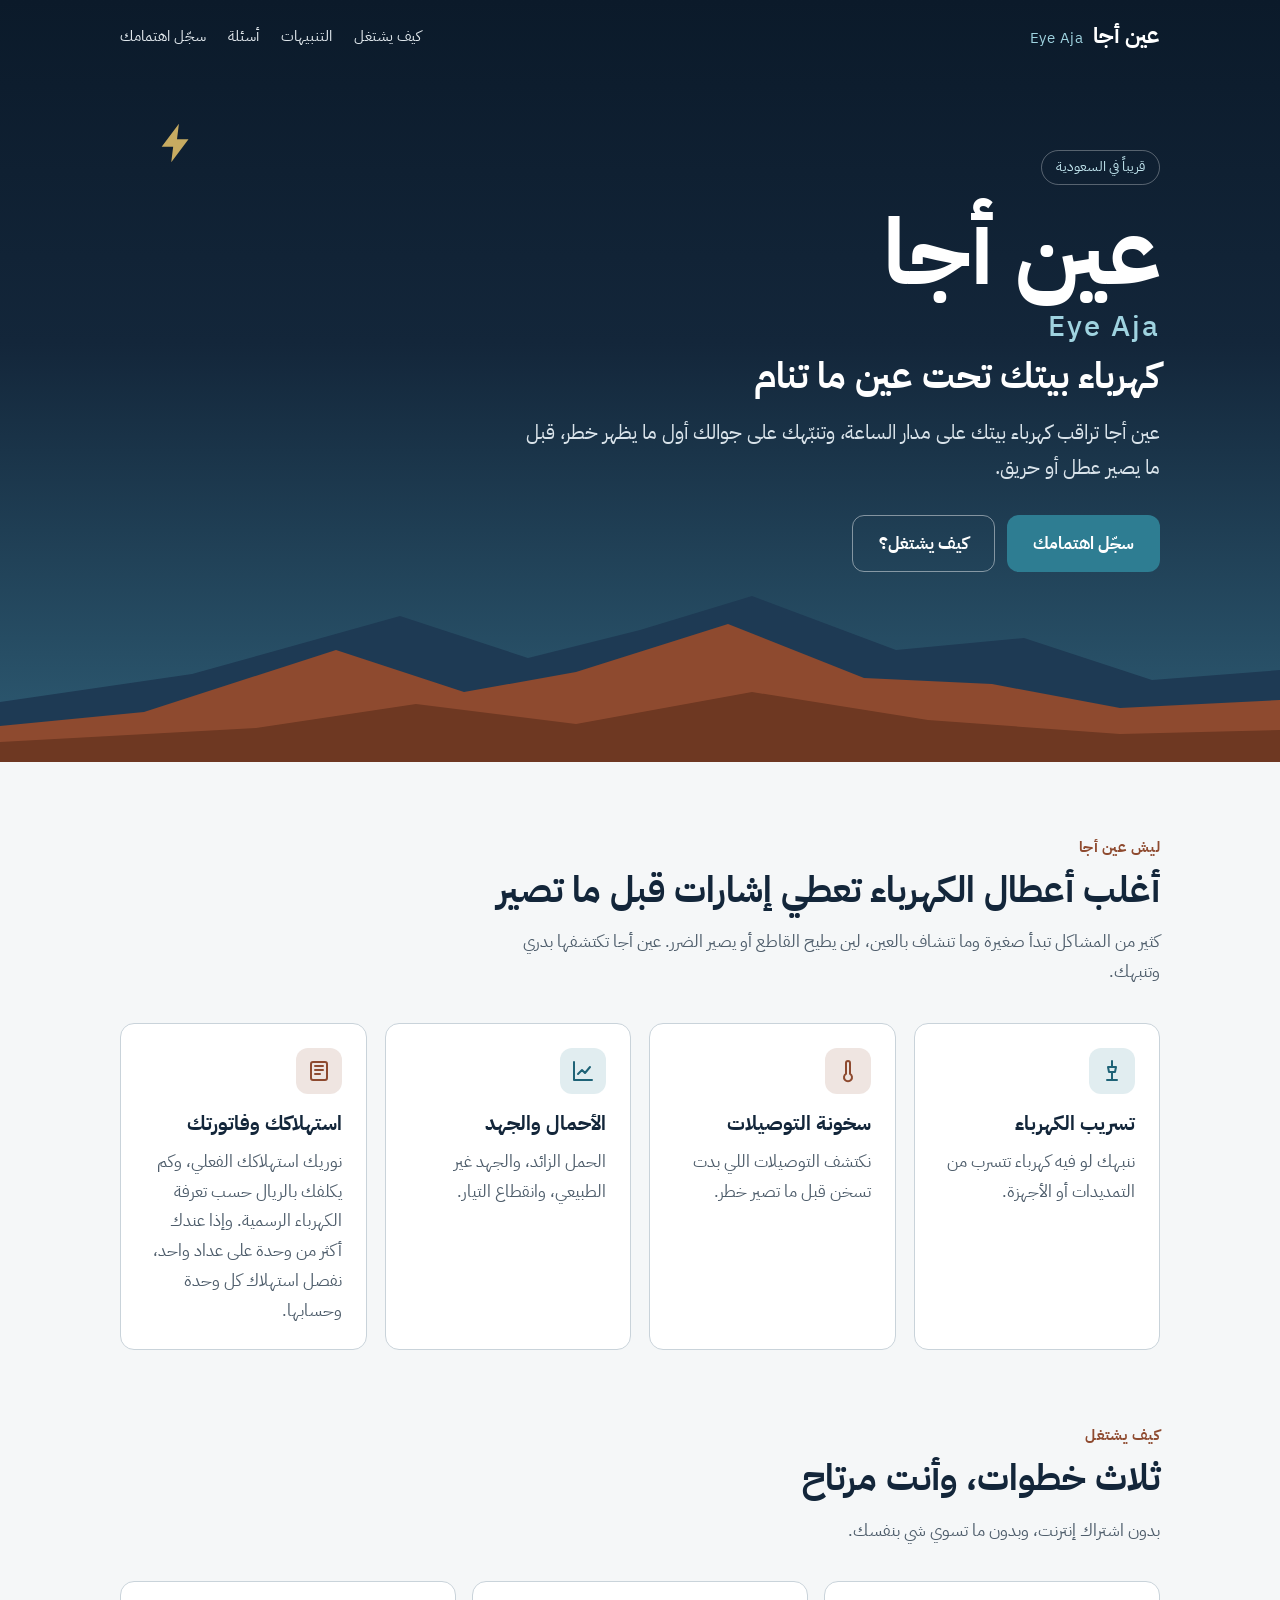
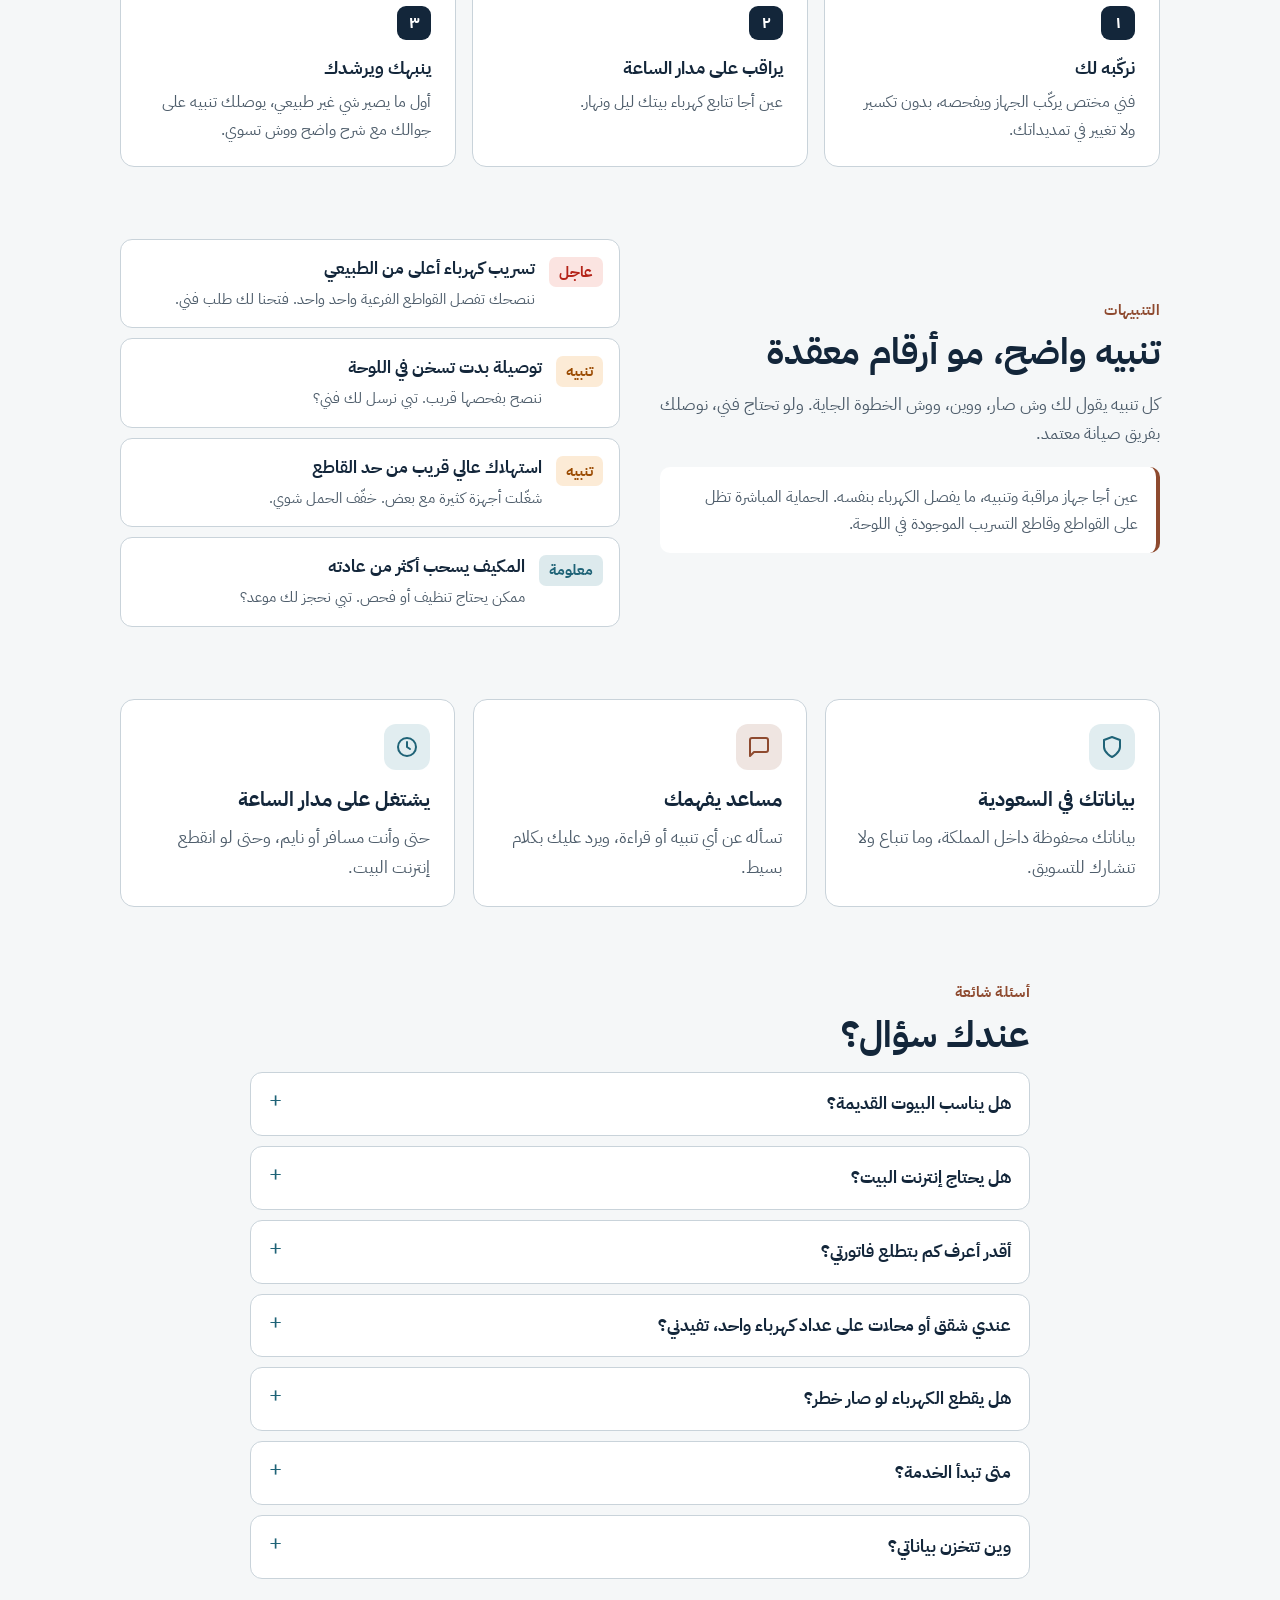
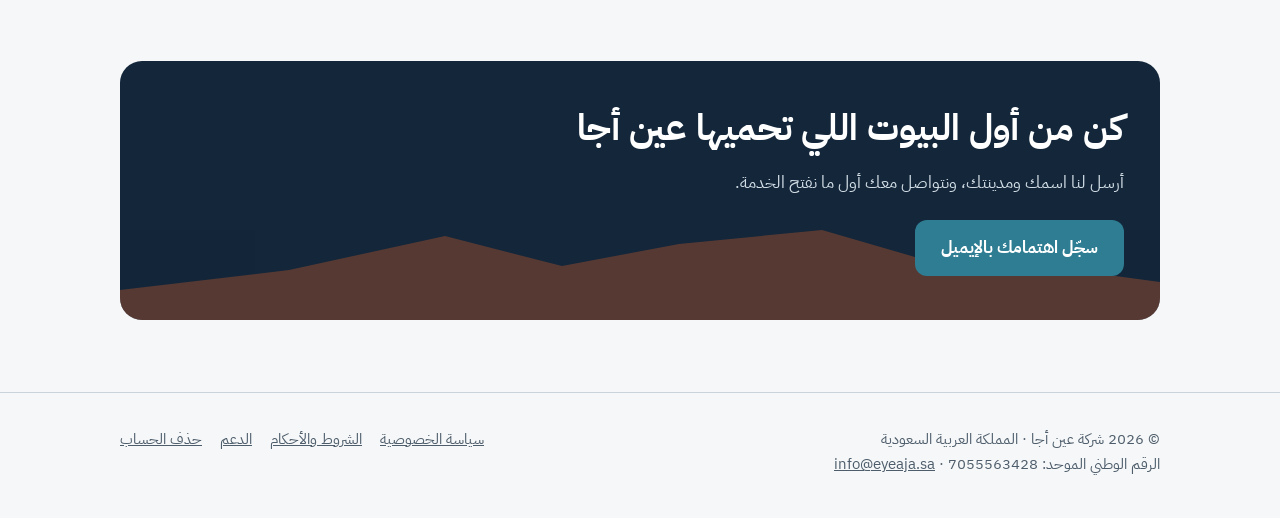
<file: index.html>
<!doctype html>
<html lang="ar" dir="rtl">
<head>
<meta charset="utf-8">
<meta name="viewport" content="width=device-width,initial-scale=1">
<title>عين أجا | مراقبة كهرباء البيت على مدار الساعة</title>
<meta name="description" content="عين أجا جهاز ذكي يتركّب في لوحة كهرباء بيتك، يراقبها على مدار الساعة وينبهك أول ما يظهر تسريب أو سخونة أو حمل زائد، قبل ما يصير عطل أو حريق.">
<meta property="og:title" content="عين أجا | مراقبة كهرباء البيت على مدار الساعة">
<meta property="og:description" content="جهاز يراقب لوحة كهرباء بيتك وينبهك قبل ما يصير العطل.">
<meta property="og:locale" content="ar_SA">
<meta name="theme-color" content="#13263A">
<link rel="canonical" href="https://eyeaja.sa/">
<link rel="icon" href="favicon.svg" type="image/svg+xml">
<link rel="preconnect" href="https://fonts.googleapis.com">
<link rel="preconnect" href="https://fonts.gstatic.com" crossorigin>
<link href="https://fonts.googleapis.com/css2?family=IBM+Plex+Sans+Arabic:wght@400;500;700&display=swap" rel="stylesheet">
<link rel="stylesheet" href="style.css">
</head>
<body>

<header class="top">
  <div class="wrap">
    <a class="brand" href="./">عين أجا <small>Eye Aja</small></a>
    <nav class="nav">
      <a href="#how">كيف يشتغل</a>
      <a href="#alerts">التنبيهات</a>
      <a href="#faq">أسئلة</a>
      <a class="cta-link" href="#join">سجّل اهتمامك</a>
    </nav>
  </div>
</header>

<section class="hero">
  <svg class="bolt" viewBox="0 0 24 24" fill="#E8C46A" aria-hidden="true"><path d="M13 2 4 14h6l-1 8 9-12h-6z"/></svg>
  <div class="wrap">
    <span class="badge">قريباً في السعودية</span>
    <h1 class="hero-name">عين أجا <span>Eye Aja</span></h1>
    <p class="tagline">كهرباء بيتك تحت عين ما تنام</p>
    <p class="lead">عين أجا تراقب كهرباء بيتك على مدار الساعة، وتنبّهك على جوالك أول ما يظهر خطر، قبل ما يصير عطل أو حريق.</p>
    <div class="btns">
      <a class="btn" href="#join">سجّل اهتمامك</a>
      <a class="btn ghost" href="#how">كيف يشتغل؟</a>
    </div>
  </div>
  <svg class="mount" viewBox="0 0 800 190" preserveAspectRatio="none" aria-hidden="true">
    <path d="M0 190V130l120-28 130-58 80 42 70-28 70-34 90 54 80-12 80 42 80-10v92z" fill="#1E3A54"/>
    <path d="M0 190v-36l90-14 120-62 80 42 70-20 95-48 85 54 80 6 80 24 100-8v62z" fill="#8E4A2F"/>
    <path d="M0 190v-20l160-14 100-24 100 20 110-32 110 28 120 14 100-4v32z" fill="#6E3822"/>
  </svg>
</section>

<section>
  <div class="wrap">
    <p class="kicker">ليش عين أجا</p>
    <h2>أغلب أعطال الكهرباء تعطي إشارات قبل ما تصير</h2>
    <p class="sub">كثير من المشاكل تبدأ صغيرة وما تنشاف بالعين، لين يطيح القاطع أو يصير الضرر. عين أجا تكتشفها بدري وتنبهك.</p>
    <div class="grid g4">
      <div class="card">
        <div class="ico"><svg viewBox="0 0 24 24" fill="none" stroke="currentColor" stroke-width="2" stroke-linecap="round" stroke-linejoin="round"><path d="M12 2v6"/><path d="M8 8h8l-1 5H9z"/><path d="M12 13v4"/><path d="M7 21h10"/><path d="M12 17v4"/></svg></div>
        <h3>تسريب الكهرباء</h3>
        <p>ننبهك لو فيه كهرباء تتسرب من التمديدات أو الأجهزة.</p>
      </div>
      <div class="card">
        <div class="ico warm"><svg viewBox="0 0 24 24" fill="none" stroke="currentColor" stroke-width="2" stroke-linecap="round" stroke-linejoin="round"><path d="M14 14.8V4a2 2 0 0 0-4 0v10.8a4 4 0 1 0 4 0z"/></svg></div>
        <h3>سخونة التوصيلات</h3>
        <p>نكتشف التوصيلات اللي بدت تسخن قبل ما تصير خطر.</p>
      </div>
      <div class="card">
        <div class="ico"><svg viewBox="0 0 24 24" fill="none" stroke="currentColor" stroke-width="2" stroke-linecap="round" stroke-linejoin="round"><path d="M3 3v18h18"/><path d="m7 15 4-4 3 3 5-6"/></svg></div>
        <h3>الأحمال والجهد</h3>
        <p>الحمل الزائد، والجهد غير الطبيعي، وانقطاع التيار.</p>
      </div>
      <div class="card">
        <div class="ico warm"><svg viewBox="0 0 24 24" fill="none" stroke="currentColor" stroke-width="2" stroke-linecap="round" stroke-linejoin="round"><rect x="4" y="3" width="16" height="18" rx="2"/><path d="M8 7h8"/><path d="M8 11h8"/><path d="M8 15h5"/></svg></div>
        <h3>استهلاكك وفاتورتك</h3>
        <p>نوريك استهلاكك الفعلي، وكم يكلفك بالريال حسب تعرفة الكهرباء الرسمية. وإذا عندك أكثر من وحدة على عداد واحد، نفصل استهلاك كل وحدة وحسابها.</p>
      </div>
    </div>
  </div>
</section>

<section id="how" style="padding-top:0">
  <div class="wrap">
    <p class="kicker">كيف يشتغل</p>
    <h2>ثلاث خطوات، وأنت مرتاح</h2>
    <p class="sub">بدون اشتراك إنترنت، وبدون ما تسوي شي بنفسك.</p>
    <div class="steps">
      <div class="step"><h3>نركّبه لك</h3><p>فني مختص يركّب الجهاز ويفحصه، بدون تكسير ولا تغيير في تمديداتك.</p></div>
      <div class="step"><h3>يراقب على مدار الساعة</h3><p>عين أجا تتابع كهرباء بيتك ليل ونهار.</p></div>
      <div class="step"><h3>ينبهك ويرشدك</h3><p>أول ما يصير شي غير طبيعي، يوصلك تنبيه على جوالك مع شرح واضح ووش تسوي.</p></div>
    </div>
  </div>
</section>

<section id="alerts" style="padding-top:0">
  <div class="wrap grid g2" style="align-items:center;gap:40px">
    <div>
      <p class="kicker">التنبيهات</p>
      <h2>تنبيه واضح، مو أرقام معقدة</h2>
      <p class="sub" style="margin-bottom:18px">كل تنبيه يقول لك وش صار، ووين، ووش الخطوة الجاية. ولو تحتاج فني، نوصلك بفريق صيانة معتمد.</p>
      <p class="note">عين أجا جهاز مراقبة وتنبيه، ما يفصل الكهرباء بنفسه. الحماية المباشرة تظل على القواطع وقاطع التسريب الموجودة في اللوحة.</p>
    </div>
    <div class="alerts" aria-label="أمثلة على التنبيهات">
      <div class="alert"><span class="chip d">عاجل</span><div><b>تسريب كهرباء أعلى من الطبيعي</b><span>ننصحك تفصل القواطع الفرعية واحد واحد. فتحنا لك طلب فني.</span></div></div>
      <div class="alert"><span class="chip a">تنبيه</span><div><b>توصيلة بدت تسخن في اللوحة</b><span>ننصح بفحصها قريب. تبي نرسل لك فني؟</span></div></div>
      <div class="alert"><span class="chip a">تنبيه</span><div><b>استهلاك عالي قريب من حد القاطع</b><span>شغّلت أجهزة كثيرة مع بعض. خفّف الحمل شوي.</span></div></div>
      <div class="alert"><span class="chip i">معلومة</span><div><b>المكيف يسحب أكثر من عادته</b><span>ممكن يحتاج تنظيف أو فحص. تبي نحجز لك موعد؟</span></div></div>
    </div>
  </div>
</section>

<section style="padding-top:0">
  <div class="wrap">
    <div class="grid g3">
      <div class="card"><div class="ico"><svg viewBox="0 0 24 24" fill="none" stroke="currentColor" stroke-width="2" stroke-linecap="round" stroke-linejoin="round"><path d="M12 22s8-4 8-10V5l-8-3-8 3v7c0 6 8 10 8 10z"/></svg></div><h3>بياناتك في السعودية</h3><p>بياناتك محفوظة داخل المملكة، وما تنباع ولا تنشارك للتسويق.</p></div>
      <div class="card"><div class="ico warm"><svg viewBox="0 0 24 24" fill="none" stroke="currentColor" stroke-width="2" stroke-linecap="round" stroke-linejoin="round"><path d="M21 15a2 2 0 0 1-2 2H7l-4 4V5a2 2 0 0 1 2-2h14a2 2 0 0 1 2 2z"/></svg></div><h3>مساعد يفهمك</h3><p>تسأله عن أي تنبيه أو قراءة، ويرد عليك بكلام بسيط.</p></div>
      <div class="card"><div class="ico"><svg viewBox="0 0 24 24" fill="none" stroke="currentColor" stroke-width="2" stroke-linecap="round" stroke-linejoin="round"><circle cx="12" cy="12" r="9"/><path d="M12 7v5l3 2"/></svg></div><h3>يشتغل على مدار الساعة</h3><p>حتى وأنت مسافر أو نايم، وحتى لو انقطع إنترنت البيت.</p></div>
    </div>
  </div>
</section>

<section id="faq" style="padding-top:0">
  <div class="wrap" style="max-width:820px">
    <p class="kicker">أسئلة شائعة</p>
    <h2>عندك سؤال؟</h2>
    <details><summary>هل يناسب البيوت القديمة؟</summary><p>إيه، عين أجا تناسب البيوت القديمة والجديدة، والفني يحدد المناسب لبيتك.</p></details>
    <details><summary>هل يحتاج إنترنت البيت؟</summary><p>لا، تشتغل حتى لو ما عندك إنترنت في البيت.</p></details>
    <details><summary>أقدر أعرف كم بتطلع فاتورتي؟</summary><p>إيه. التطبيق يوريك استهلاكك أول بأول، وكم يكلفك بالريال حسب تعرفة الكهرباء الرسمية، فتعرف فاتورتك تقريباً قبل ما توصل.</p></details>
    <details><summary>عندي شقق أو محلات على عداد كهرباء واحد، تفيدني؟</summary><p>إيه. نفصل استهلاك كل وحدة لحالها، ونحسب نصيبها من الفاتورة، فيعرف كل ساكن أو مستأجر كم عليه بالضبط.</p></details>
    <details><summary>هل يقطع الكهرباء لو صار خطر؟</summary><p>لا، هو جهاز مراقبة وتنبيه. الفصل يظل على القواطع وقاطع التسريب في لوحتك، وإحنا ننبهك ونرشدك.</p></details>
    <details><summary>متى تبدأ الخدمة؟</summary><p>قريباً، ونبدأ بالرياض وحائل. سجّل اهتمامك ونتواصل معك أول ما نفتح الخدمة في منطقتك.</p></details>
    <details><summary>وين تتخزن بياناتي؟</summary><p>على خوادم داخل المملكة العربية السعودية. تفاصيل أكثر في <a href="privacy.html">سياسة الخصوصية</a>.</p></details>
  </div>
</section>

<section id="join" style="padding-top:0">
  <div class="wrap">
    <div class="band">
      <svg class="mount" viewBox="0 0 800 90" preserveAspectRatio="none" aria-hidden="true"><path d="M0 90V60l130-20 120-34 90 30 90-22 110-14 90 34 90 4 80 14v38z" fill="#8E4A2F"/></svg>
      <div class="inner">
        <h2>كن من أول البيوت اللي تحميها عين أجا</h2>
        <p>أرسل لنا اسمك ومدينتك، ونتواصل معك أول ما نفتح الخدمة.</p>
        <div class="btns" style="margin-top:22px">
          <a class="btn" href="mailto:info@eyeaja.sa?subject=%D8%A3%D8%A8%D9%8A%20%D8%A3%D8%B3%D8%AC%D9%91%D9%84%20%D8%A7%D9%87%D8%AA%D9%85%D8%A7%D9%85%D9%8A%20%D8%A8%D8%B9%D9%8A%D9%86%20%D8%A3%D8%AC%D8%A7&body=%D8%A7%D9%84%D8%A7%D8%B3%D9%85%3A%0A%D8%A7%D9%84%D9%85%D8%AF%D9%8A%D9%86%D8%A9%3A%0A%D8%B1%D9%82%D9%85%20%D8%A7%D9%84%D8%AC%D9%88%D8%A7%D9%84%3A%0A">سجّل اهتمامك بالإيميل</a>
        </div>
      </div>
    </div>
  </div>
</section>

<footer>
  <div class="wrap">
    <div>© 2026 شركة عين أجا · المملكة العربية السعودية<br>الرقم الوطني الموحد: 7055563428 · <a href="mailto:info@eyeaja.sa">info@eyeaja.sa</a></div>
    <nav><a href="privacy.html">سياسة الخصوصية</a><a href="terms.html">الشروط والأحكام</a><a href="support.html">الدعم</a><a href="delete-account.html">حذف الحساب</a></nav>
  </div>
</footer>
</body>
</html>
</file>
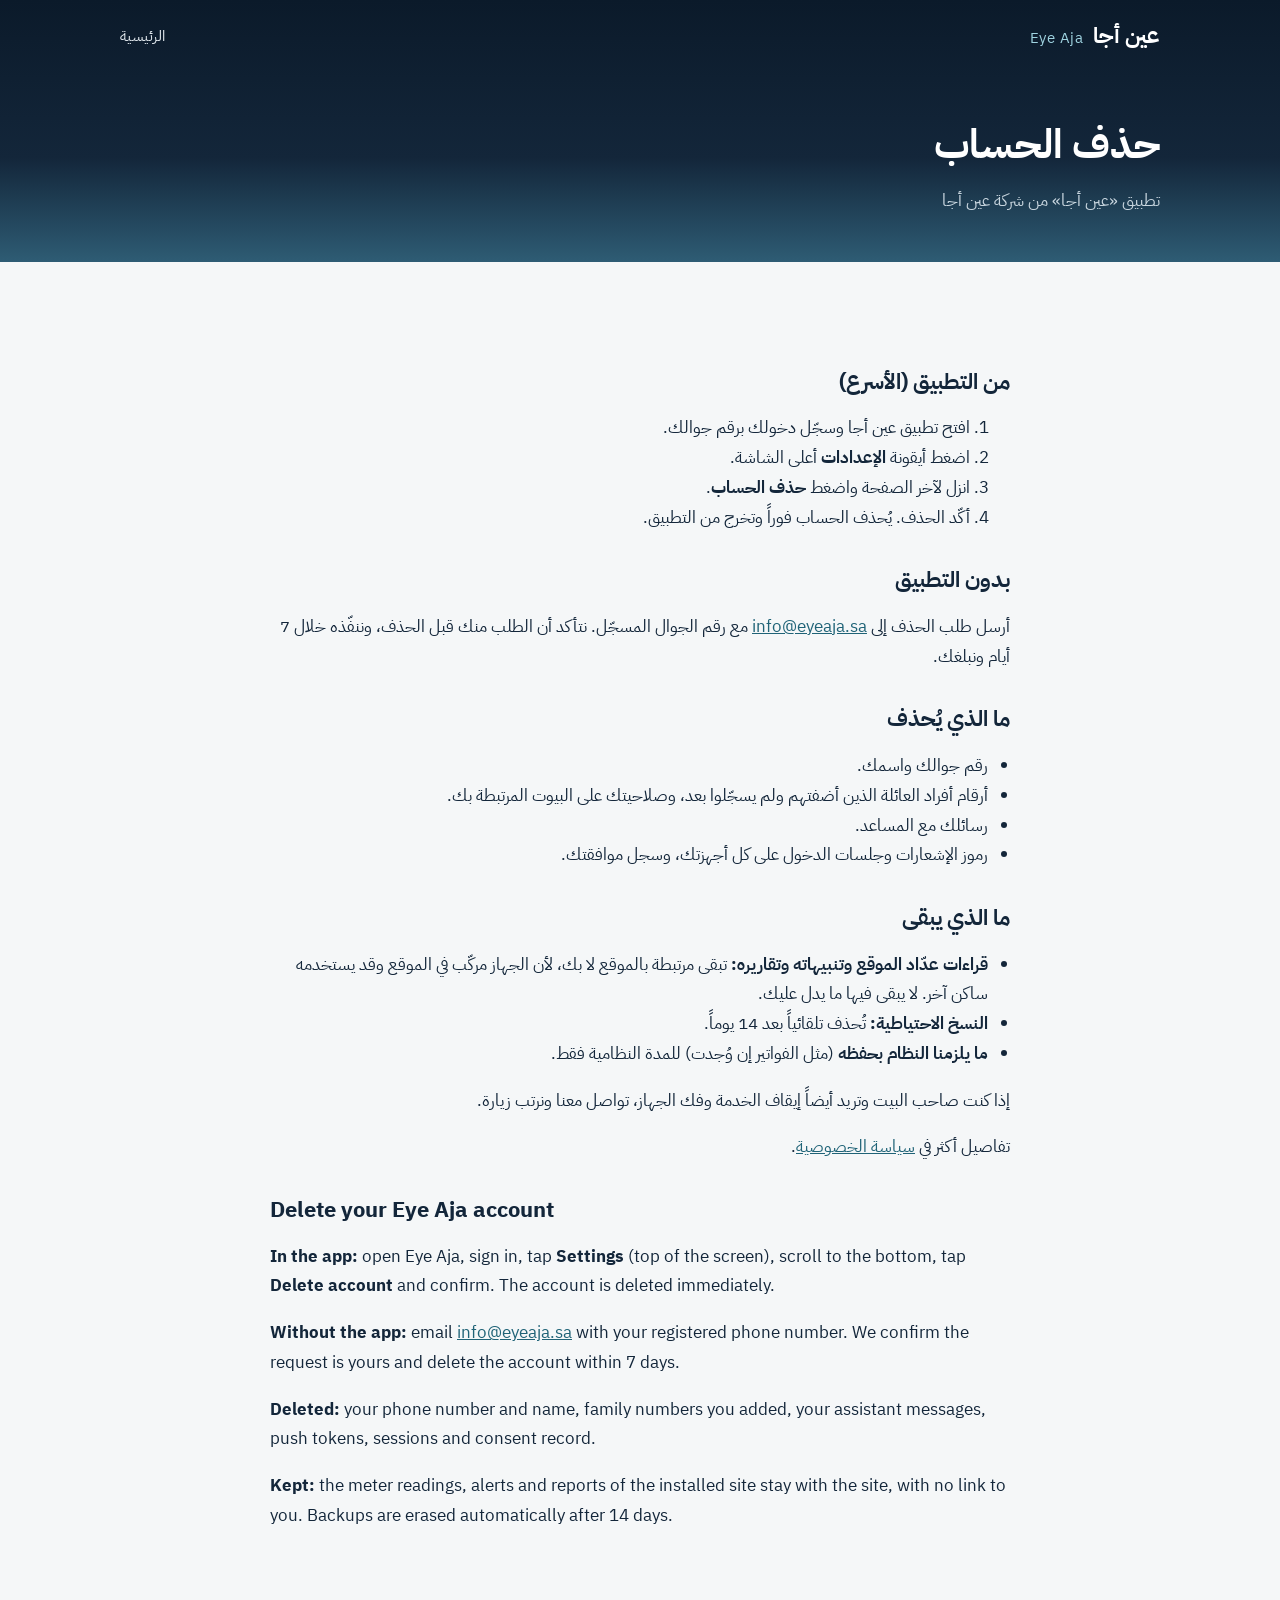
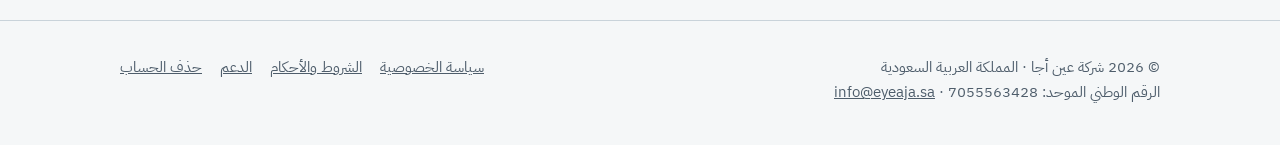
<file: delete-account.html>
<!doctype html>
<html lang="ar" dir="rtl"><head><meta charset="utf-8"><meta name="viewport" content="width=device-width,initial-scale=1">
<title>حذف الحساب | عين أجا</title><meta name="description" content="طريقة حذف حسابك في تطبيق عين أجا، والبيانات التي تُحذف والتي تبقى."><meta name="theme-color" content="#13263A"><link rel="icon" href="favicon.svg" type="image/svg+xml">
<link rel="preconnect" href="https://fonts.googleapis.com"><link rel="preconnect" href="https://fonts.gstatic.com" crossorigin>
<link href="https://fonts.googleapis.com/css2?family=IBM+Plex+Sans+Arabic:wght@400;500;700&display=swap" rel="stylesheet">
<link rel="stylesheet" href="style.css"></head><body>
<header class="top"><div class="wrap"><a class="brand" href="./">عين أجا <small>Eye Aja</small></a><nav class="nav"><a class="cta-link" href="./">الرئيسية</a></nav></div></header>
<div class="page-head"><div class="wrap"><h1>حذف الحساب</h1><p>تطبيق «عين أجا» من شركة عين أجا</p></div></div>
<section><div class="wrap legal">
<h2>من التطبيق (الأسرع)</h2>
<ol>
<li>افتح تطبيق عين أجا وسجّل دخولك برقم جوالك.</li>
<li>اضغط أيقونة <b>الإعدادات</b> أعلى الشاشة.</li>
<li>انزل لآخر الصفحة واضغط <b>حذف الحساب</b>.</li>
<li>أكّد الحذف. يُحذف الحساب فوراً وتخرج من التطبيق.</li>
</ol>
<h2>بدون التطبيق</h2>
<p>أرسل طلب الحذف إلى <a href="mailto:info@eyeaja.sa?subject=%D8%AD%D8%B0%D9%81%20%D8%A7%D9%84%D8%AD%D8%B3%D8%A7%D8%A8">info@eyeaja.sa</a> مع رقم الجوال المسجّل. نتأكد أن الطلب منك قبل الحذف، وننفّذه خلال 7 أيام ونبلغك.</p>
<h2>ما الذي يُحذف</h2>
<ul>
<li>رقم جوالك واسمك.</li>
<li>أرقام أفراد العائلة الذين أضفتهم ولم يسجّلوا بعد، وصلاحيتك على البيوت المرتبطة بك.</li>
<li>رسائلك مع المساعد.</li>
<li>رموز الإشعارات وجلسات الدخول على كل أجهزتك، وسجل موافقتك.</li>
</ul>
<h2>ما الذي يبقى</h2>
<ul>
<li><b>قراءات عدّاد الموقع وتنبيهاته وتقاريره:</b> تبقى مرتبطة بالموقع لا بك، لأن الجهاز مركّب في الموقع وقد يستخدمه ساكن آخر. لا يبقى فيها ما يدل عليك.</li>
<li><b>النسخ الاحتياطية:</b> تُحذف تلقائياً بعد 14 يوماً.</li>
<li><b>ما يلزمنا النظام بحفظه</b> (مثل الفواتير إن وُجدت) للمدة النظامية فقط.</li>
</ul>
<p>إذا كنت صاحب البيت وتريد أيضاً إيقاف الخدمة وفك الجهاز، تواصل معنا ونرتب زيارة.</p>
<p>تفاصيل أكثر في <a href="privacy.html">سياسة الخصوصية</a>.</p>

<h2 lang="en" dir="ltr" style="text-align:left">Delete your Eye Aja account</h2>
<div lang="en" dir="ltr" style="text-align:left">
<p><b>In the app:</b> open Eye Aja, sign in, tap <b>Settings</b> (top of the screen), scroll to the bottom, tap <b>Delete account</b> and confirm. The account is deleted immediately.</p>
<p><b>Without the app:</b> email <a href="mailto:info@eyeaja.sa">info@eyeaja.sa</a> with your registered phone number. We confirm the request is yours and delete the account within 7 days.</p>
<p><b>Deleted:</b> your phone number and name, family numbers you added, your assistant messages, push tokens, sessions and consent record.</p>
<p><b>Kept:</b> the meter readings, alerts and reports of the installed site stay with the site, with no link to you. Backups are erased automatically after 14 days.</p>
</div>
</div></section>
<footer><div class="wrap"><div>© 2026 شركة عين أجا · المملكة العربية السعودية<br>الرقم الوطني الموحد: 7055563428 · <a href="mailto:info@eyeaja.sa">info@eyeaja.sa</a></div>
<nav><a href="privacy.html">سياسة الخصوصية</a><a href="terms.html">الشروط والأحكام</a><a href="support.html">الدعم</a><a href="delete-account.html">حذف الحساب</a></nav></div></footer></body></html>
</file>
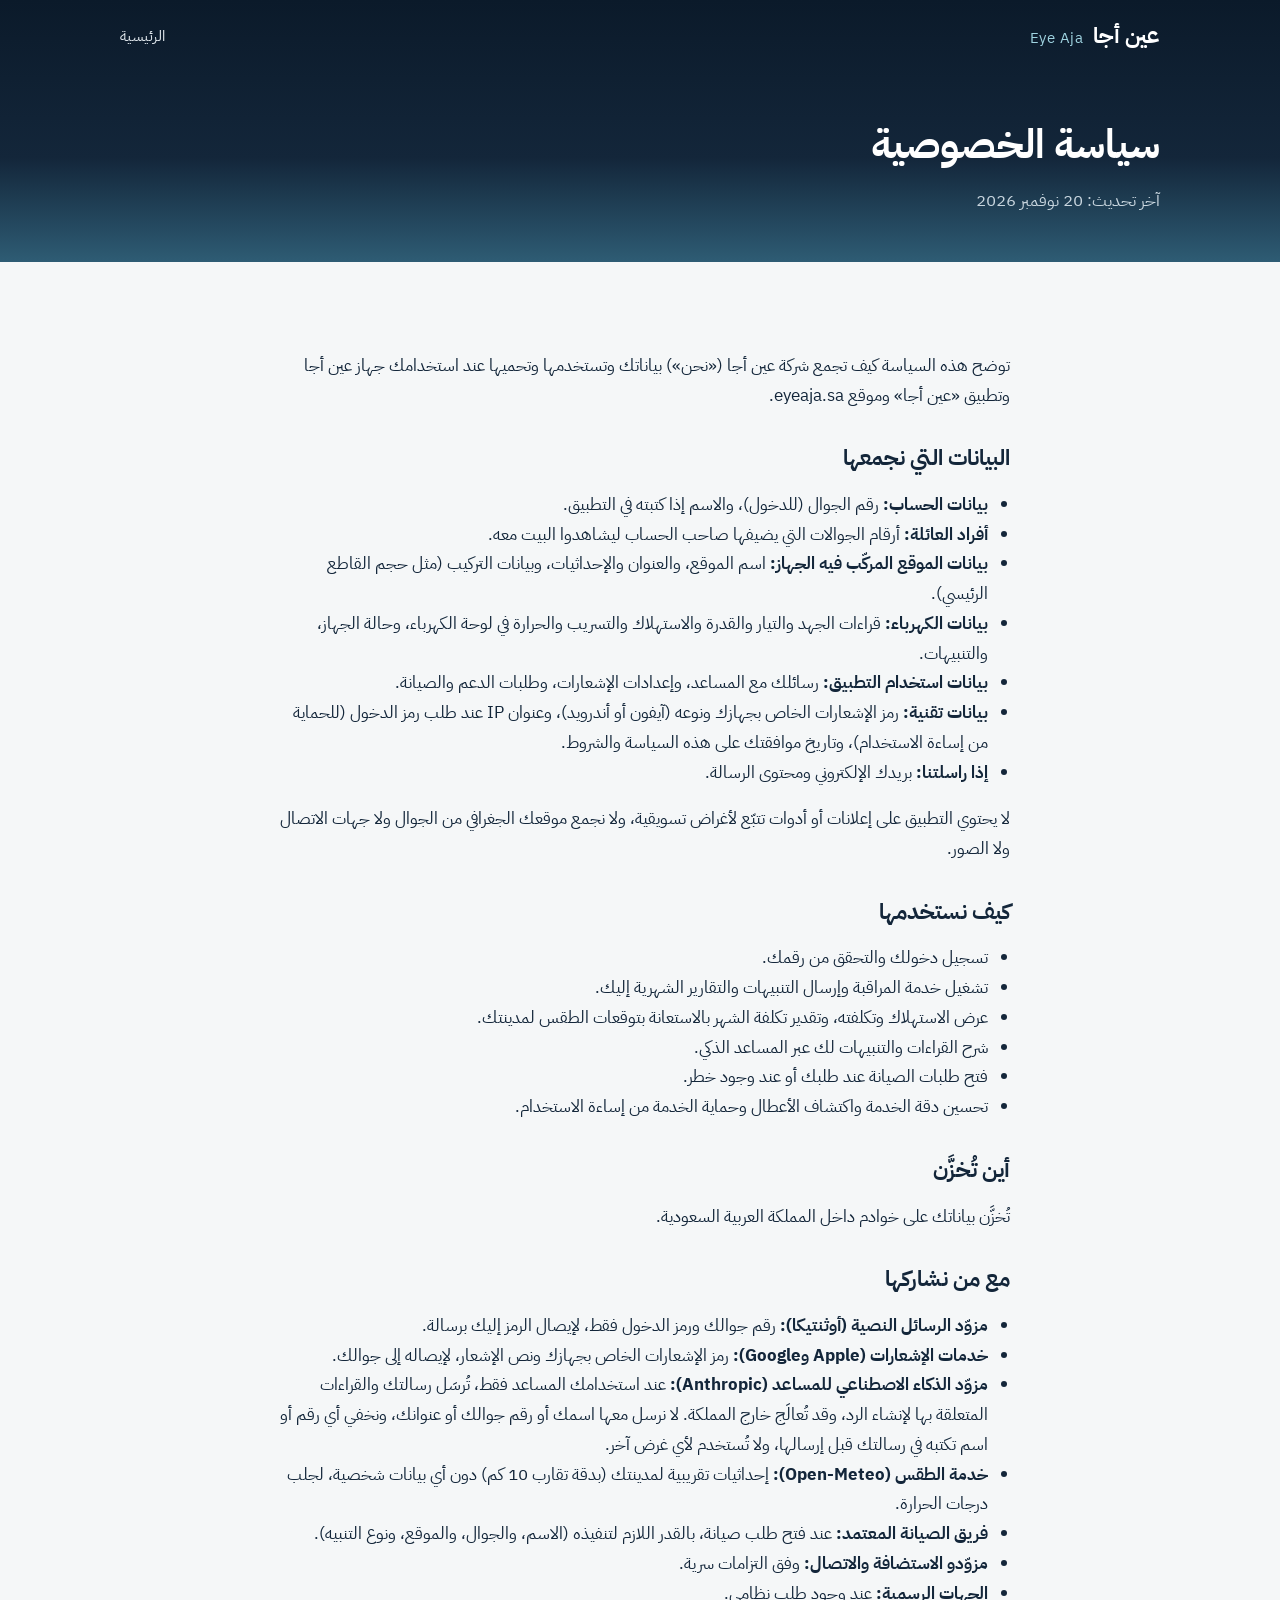
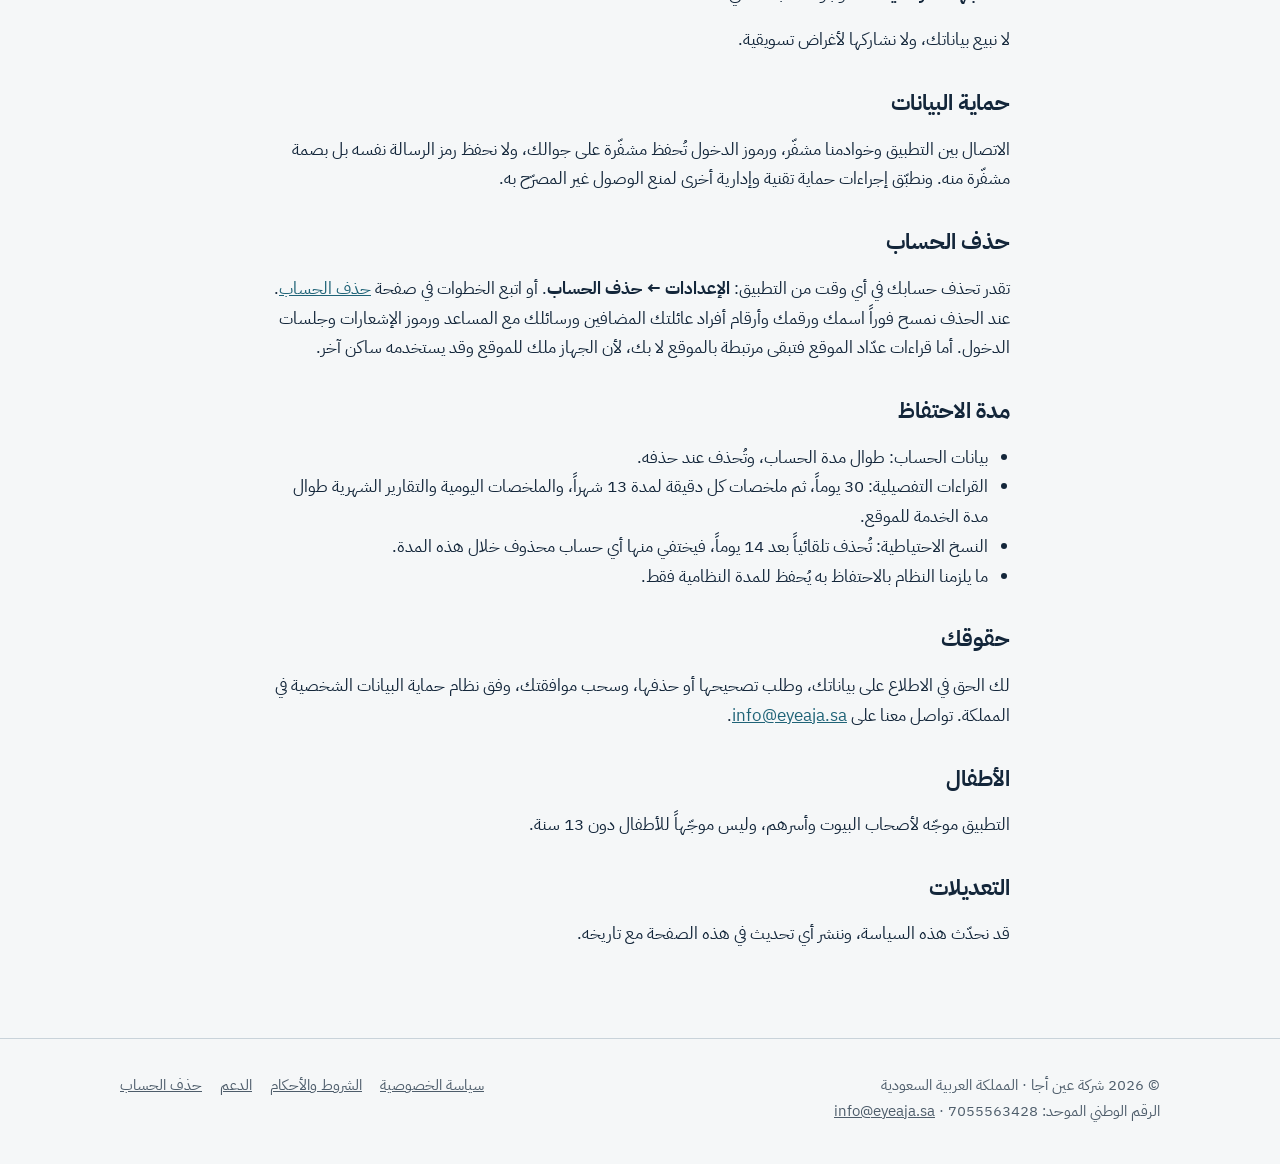
<file: privacy.html>
<!doctype html>
<html lang="ar" dir="rtl"><head><meta charset="utf-8"><meta name="viewport" content="width=device-width,initial-scale=1">
<title>سياسة الخصوصية | عين أجا</title><meta name="theme-color" content="#13263A"><link rel="icon" href="favicon.svg" type="image/svg+xml">
<link rel="preconnect" href="https://fonts.googleapis.com"><link rel="preconnect" href="https://fonts.gstatic.com" crossorigin>
<link href="https://fonts.googleapis.com/css2?family=IBM+Plex+Sans+Arabic:wght@400;500;700&display=swap" rel="stylesheet">
<link rel="stylesheet" href="style.css"></head><body>
<header class="top"><div class="wrap"><a class="brand" href="./">عين أجا <small>Eye Aja</small></a><nav class="nav"><a class="cta-link" href="./">الرئيسية</a></nav></div></header>
<div class="page-head"><div class="wrap"><h1>سياسة الخصوصية</h1><p>آخر تحديث: 20 نوفمبر 2026</p></div></div>
<section><div class="wrap legal">
<p>توضح هذه السياسة كيف تجمع شركة عين أجا («نحن») بياناتك وتستخدمها وتحميها عند استخدامك جهاز عين أجا وتطبيق «عين أجا» وموقع eyeaja.sa.</p>
<h2>البيانات التي نجمعها</h2>
<ul>
<li><b>بيانات الحساب:</b> رقم الجوال (للدخول)، والاسم إذا كتبته في التطبيق.</li>
<li><b>أفراد العائلة:</b> أرقام الجوالات التي يضيفها صاحب الحساب ليشاهدوا البيت معه.</li>
<li><b>بيانات الموقع المركّب فيه الجهاز:</b> اسم الموقع، والعنوان والإحداثيات، وبيانات التركيب (مثل حجم القاطع الرئيسي).</li>
<li><b>بيانات الكهرباء:</b> قراءات الجهد والتيار والقدرة والاستهلاك والتسريب والحرارة في لوحة الكهرباء، وحالة الجهاز، والتنبيهات.</li>
<li><b>بيانات استخدام التطبيق:</b> رسائلك مع المساعد، وإعدادات الإشعارات، وطلبات الدعم والصيانة.</li>
<li><b>بيانات تقنية:</b> رمز الإشعارات الخاص بجهازك ونوعه (آيفون أو أندرويد)، وعنوان IP عند طلب رمز الدخول (للحماية من إساءة الاستخدام)، وتاريخ موافقتك على هذه السياسة والشروط.</li>
<li><b>إذا راسلتنا:</b> بريدك الإلكتروني ومحتوى الرسالة.</li>
</ul>
<p>لا يحتوي التطبيق على إعلانات أو أدوات تتبّع لأغراض تسويقية، ولا نجمع موقعك الجغرافي من الجوال ولا جهات الاتصال ولا الصور.</p>
<h2>كيف نستخدمها</h2>
<ul>
<li>تسجيل دخولك والتحقق من رقمك.</li>
<li>تشغيل خدمة المراقبة وإرسال التنبيهات والتقارير الشهرية إليك.</li>
<li>عرض الاستهلاك وتكلفته، وتقدير تكلفة الشهر بالاستعانة بتوقعات الطقس لمدينتك.</li>
<li>شرح القراءات والتنبيهات لك عبر المساعد الذكي.</li>
<li>فتح طلبات الصيانة عند طلبك أو عند وجود خطر.</li>
<li>تحسين دقة الخدمة واكتشاف الأعطال وحماية الخدمة من إساءة الاستخدام.</li>
</ul>
<h2>أين تُخزَّن</h2>
<p>تُخزَّن بياناتك على خوادم داخل المملكة العربية السعودية.</p>
<h2>مع من نشاركها</h2>
<ul>
<li><b>مزوّد الرسائل النصية (أوثنتيكا):</b> رقم جوالك ورمز الدخول فقط، لإيصال الرمز إليك برسالة.</li>
<li><b>خدمات الإشعارات (Apple وGoogle):</b> رمز الإشعارات الخاص بجهازك ونص الإشعار، لإيصاله إلى جوالك.</li>
<li><b>مزوّد الذكاء الاصطناعي للمساعد (Anthropic):</b> عند استخدامك المساعد فقط، تُرسَل رسالتك والقراءات المتعلقة بها لإنشاء الرد، وقد تُعالَج خارج المملكة. لا نرسل معها اسمك أو رقم جوالك أو عنوانك، ونخفي أي رقم أو اسم تكتبه في رسالتك قبل إرسالها، ولا تُستخدم لأي غرض آخر.</li>
<li><b>خدمة الطقس (Open-Meteo):</b> إحداثيات تقريبية لمدينتك (بدقة تقارب 10 كم) دون أي بيانات شخصية، لجلب درجات الحرارة.</li>
<li><b>فريق الصيانة المعتمد:</b> عند فتح طلب صيانة، بالقدر اللازم لتنفيذه (الاسم، والجوال، والموقع، ونوع التنبيه).</li>
<li><b>مزوّدو الاستضافة والاتصال:</b> وفق التزامات سرية.</li>
<li><b>الجهات الرسمية:</b> عند وجود طلب نظامي.</li>
</ul>
<p>لا نبيع بياناتك، ولا نشاركها لأغراض تسويقية.</p>
<h2>حماية البيانات</h2>
<p>الاتصال بين التطبيق وخوادمنا مشفّر، ورموز الدخول تُحفظ مشفّرة على جوالك، ولا نحفظ رمز الرسالة نفسه بل بصمة مشفّرة منه. ونطبّق إجراءات حماية تقنية وإدارية أخرى لمنع الوصول غير المصرّح به.</p>
<h2>حذف الحساب</h2>
<p>تقدر تحذف حسابك في أي وقت من التطبيق: <b>الإعدادات ← حذف الحساب</b>. أو اتبع الخطوات في صفحة <a href="delete-account.html">حذف الحساب</a>. عند الحذف نمسح فوراً اسمك ورقمك وأرقام أفراد عائلتك المضافين ورسائلك مع المساعد ورموز الإشعارات وجلسات الدخول. أما قراءات عدّاد الموقع فتبقى مرتبطة بالموقع لا بك، لأن الجهاز ملك للموقع وقد يستخدمه ساكن آخر.</p>
<h2>مدة الاحتفاظ</h2>
<ul>
<li>بيانات الحساب: طوال مدة الحساب، وتُحذف عند حذفه.</li>
<li>القراءات التفصيلية: 30 يوماً، ثم ملخصات كل دقيقة لمدة 13 شهراً، والملخصات اليومية والتقارير الشهرية طوال مدة الخدمة للموقع.</li>
<li>النسخ الاحتياطية: تُحذف تلقائياً بعد 14 يوماً، فيختفي منها أي حساب محذوف خلال هذه المدة.</li>
<li>ما يلزمنا النظام بالاحتفاظ به يُحفظ للمدة النظامية فقط.</li>
</ul>
<h2>حقوقك</h2>
<p>لك الحق في الاطلاع على بياناتك، وطلب تصحيحها أو حذفها، وسحب موافقتك، وفق نظام حماية البيانات الشخصية في المملكة. تواصل معنا على <a href="mailto:info@eyeaja.sa">info@eyeaja.sa</a>.</p>
<h2>الأطفال</h2>
<p>التطبيق موجّه لأصحاب البيوت وأسرهم، وليس موجّهاً للأطفال دون 13 سنة.</p>
<h2>التعديلات</h2>
<p>قد نحدّث هذه السياسة، وننشر أي تحديث في هذه الصفحة مع تاريخه.</p>
</div></section>
<footer><div class="wrap"><div>© 2026 شركة عين أجا · المملكة العربية السعودية<br>الرقم الوطني الموحد: 7055563428 · <a href="mailto:info@eyeaja.sa">info@eyeaja.sa</a></div>
<nav><a href="privacy.html">سياسة الخصوصية</a><a href="terms.html">الشروط والأحكام</a><a href="support.html">الدعم</a><a href="delete-account.html">حذف الحساب</a></nav></div></footer></body></html>
</file>
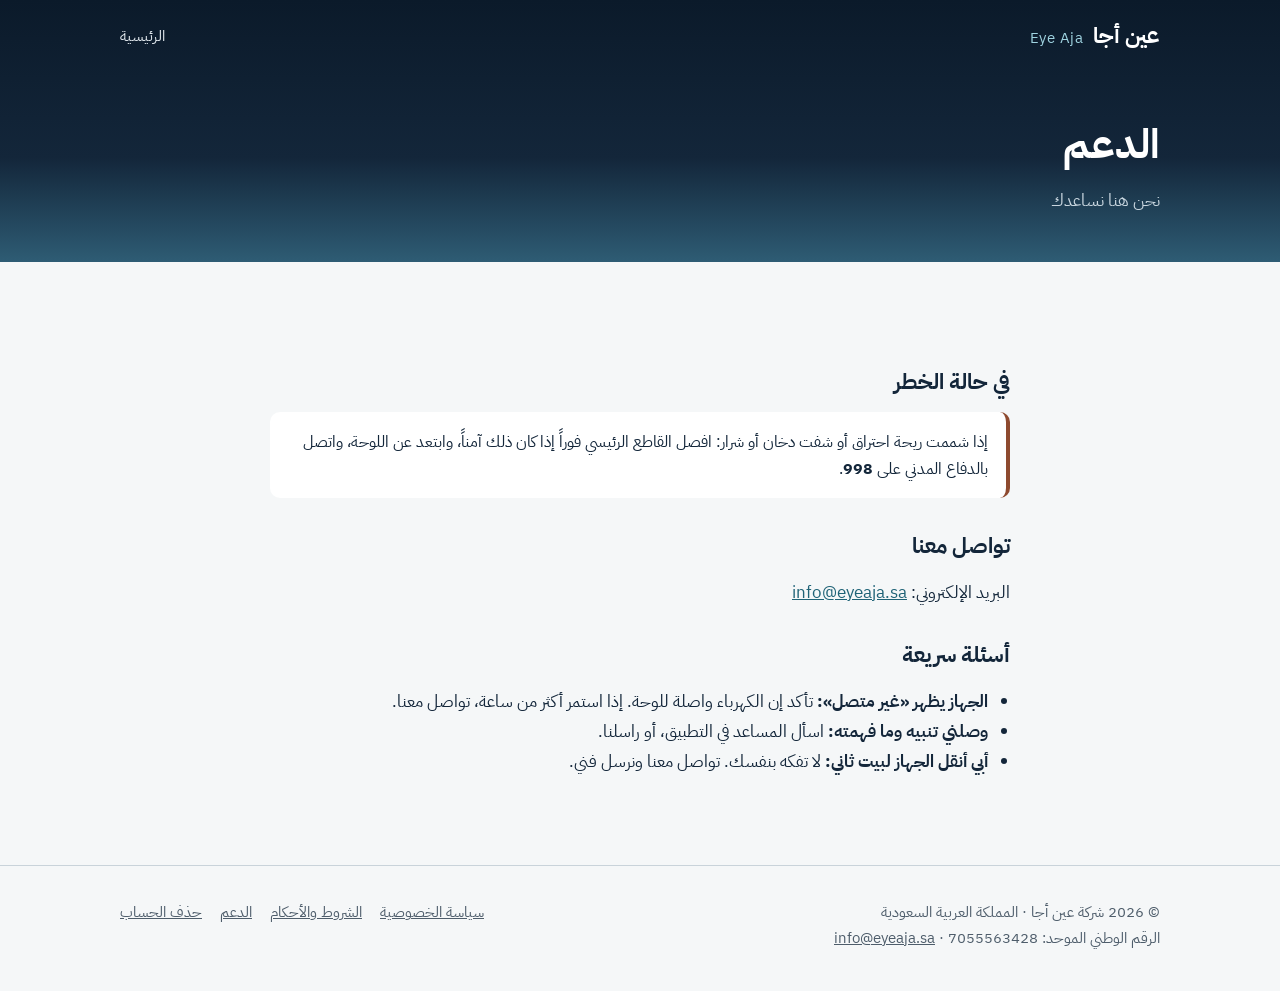
<file: support.html>
<!doctype html>
<html lang="ar" dir="rtl"><head><meta charset="utf-8"><meta name="viewport" content="width=device-width,initial-scale=1">
<title>الدعم | عين أجا</title><meta name="theme-color" content="#13263A"><link rel="icon" href="favicon.svg" type="image/svg+xml">
<link rel="preconnect" href="https://fonts.googleapis.com"><link rel="preconnect" href="https://fonts.gstatic.com" crossorigin>
<link href="https://fonts.googleapis.com/css2?family=IBM+Plex+Sans+Arabic:wght@400;500;700&display=swap" rel="stylesheet">
<link rel="stylesheet" href="style.css"></head><body>
<header class="top"><div class="wrap"><a class="brand" href="./">عين أجا <small>Eye Aja</small></a><nav class="nav"><a class="cta-link" href="./">الرئيسية</a></nav></div></header>
<div class="page-head"><div class="wrap"><h1>الدعم</h1><p>نحن هنا نساعدك</p></div></div>
<section><div class="wrap legal">
<h2>في حالة الخطر</h2>
<p class="note">إذا شممت ريحة احتراق أو شفت دخان أو شرار: افصل القاطع الرئيسي فوراً إذا كان ذلك آمناً، وابتعد عن اللوحة، واتصل بالدفاع المدني على <b>998</b>.</p>
<h2>تواصل معنا</h2>
<p>البريد الإلكتروني: <a href="mailto:info@eyeaja.sa">info@eyeaja.sa</a></p>
<h2>أسئلة سريعة</h2>
<ul>
<li><b>الجهاز يظهر «غير متصل»:</b> تأكد إن الكهرباء واصلة للوحة. إذا استمر أكثر من ساعة، تواصل معنا.</li>
<li><b>وصلني تنبيه وما فهمته:</b> اسأل المساعد في التطبيق، أو راسلنا.</li>
<li><b>أبي أنقل الجهاز لبيت ثاني:</b> لا تفكه بنفسك. تواصل معنا ونرسل فني.</li>
</ul>
</div></section>
<footer><div class="wrap"><div>© 2026 شركة عين أجا · المملكة العربية السعودية<br>الرقم الوطني الموحد: 7055563428 · <a href="mailto:info@eyeaja.sa">info@eyeaja.sa</a></div>
<nav><a href="privacy.html">سياسة الخصوصية</a><a href="terms.html">الشروط والأحكام</a><a href="support.html">الدعم</a><a href="delete-account.html">حذف الحساب</a></nav></div></footer></body></html>
</file>
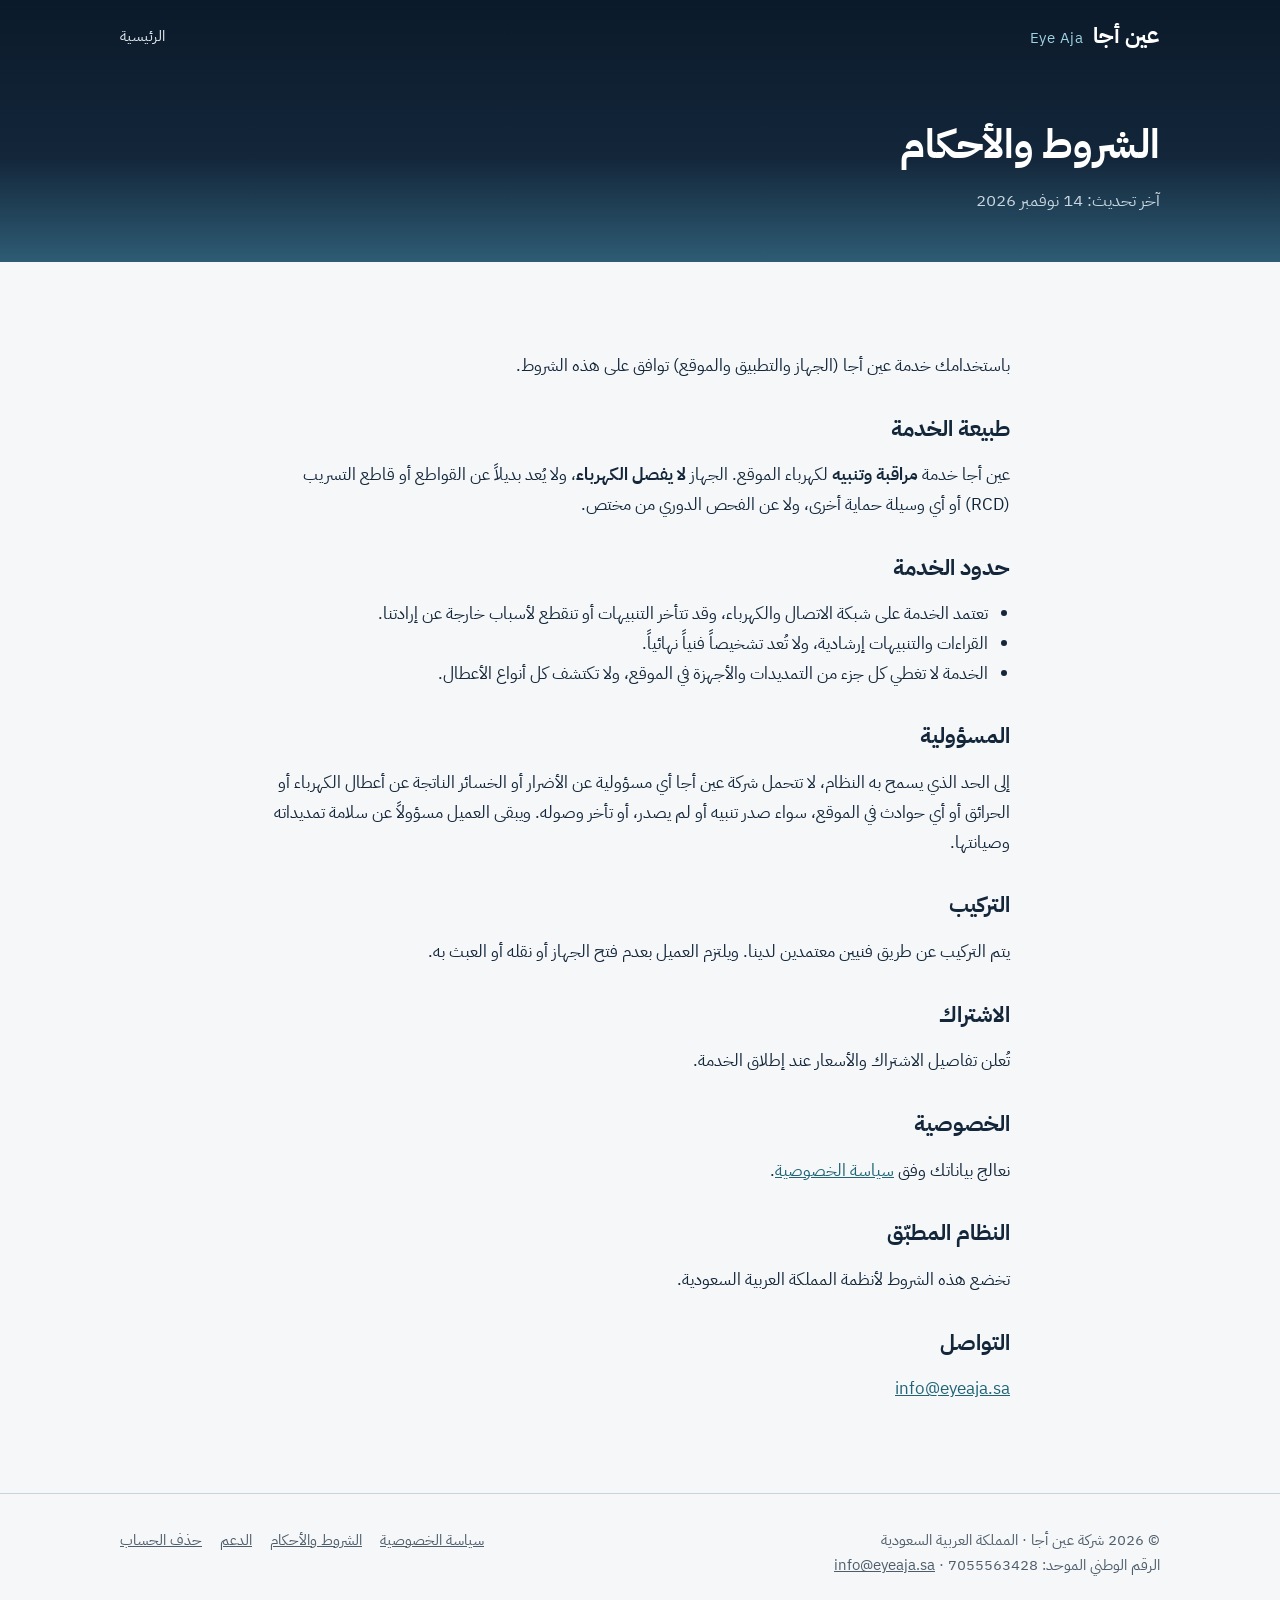
<file: terms.html>
<!doctype html>
<html lang="ar" dir="rtl"><head><meta charset="utf-8"><meta name="viewport" content="width=device-width,initial-scale=1">
<title>الشروط والأحكام | عين أجا</title><meta name="theme-color" content="#13263A"><link rel="icon" href="favicon.svg" type="image/svg+xml">
<link rel="preconnect" href="https://fonts.googleapis.com"><link rel="preconnect" href="https://fonts.gstatic.com" crossorigin>
<link href="https://fonts.googleapis.com/css2?family=IBM+Plex+Sans+Arabic:wght@400;500;700&display=swap" rel="stylesheet">
<link rel="stylesheet" href="style.css"></head><body>
<header class="top"><div class="wrap"><a class="brand" href="./">عين أجا <small>Eye Aja</small></a><nav class="nav"><a class="cta-link" href="./">الرئيسية</a></nav></div></header>
<div class="page-head"><div class="wrap"><h1>الشروط والأحكام</h1><p>آخر تحديث: 14 نوفمبر 2026</p></div></div>
<section><div class="wrap legal">
<p>باستخدامك خدمة عين أجا (الجهاز والتطبيق والموقع) توافق على هذه الشروط.</p>
<h2>طبيعة الخدمة</h2>
<p>عين أجا خدمة <b>مراقبة وتنبيه</b> لكهرباء الموقع. الجهاز <b>لا يفصل الكهرباء</b>، ولا يُعد بديلاً عن القواطع أو قاطع التسريب (RCD) أو أي وسيلة حماية أخرى، ولا عن الفحص الدوري من مختص.</p>
<h2>حدود الخدمة</h2>
<ul>
<li>تعتمد الخدمة على شبكة الاتصال والكهرباء، وقد تتأخر التنبيهات أو تنقطع لأسباب خارجة عن إرادتنا.</li>
<li>القراءات والتنبيهات إرشادية، ولا تُعد تشخيصاً فنياً نهائياً.</li>
<li>الخدمة لا تغطي كل جزء من التمديدات والأجهزة في الموقع، ولا تكتشف كل أنواع الأعطال.</li>
</ul>
<h2>المسؤولية</h2>
<p>إلى الحد الذي يسمح به النظام، لا تتحمل شركة عين أجا أي مسؤولية عن الأضرار أو الخسائر الناتجة عن أعطال الكهرباء أو الحرائق أو أي حوادث في الموقع، سواء صدر تنبيه أو لم يصدر، أو تأخر وصوله. ويبقى العميل مسؤولاً عن سلامة تمديداته وصيانتها.</p>
<h2>التركيب</h2>
<p>يتم التركيب عن طريق فنيين معتمدين لدينا. ويلتزم العميل بعدم فتح الجهاز أو نقله أو العبث به.</p>
<h2>الاشتراك</h2>
<p>تُعلن تفاصيل الاشتراك والأسعار عند إطلاق الخدمة.</p>
<h2>الخصوصية</h2>
<p>نعالج بياناتك وفق <a href="privacy.html">سياسة الخصوصية</a>.</p>
<h2>النظام المطبّق</h2>
<p>تخضع هذه الشروط لأنظمة المملكة العربية السعودية.</p>
<h2>التواصل</h2>
<p><a href="mailto:info@eyeaja.sa">info@eyeaja.sa</a></p>
</div></section>
<footer><div class="wrap"><div>© 2026 شركة عين أجا · المملكة العربية السعودية<br>الرقم الوطني الموحد: 7055563428 · <a href="mailto:info@eyeaja.sa">info@eyeaja.sa</a></div>
<nav><a href="privacy.html">سياسة الخصوصية</a><a href="terms.html">الشروط والأحكام</a><a href="support.html">الدعم</a><a href="delete-account.html">حذف الحساب</a></nav></div></footer></body></html>
</file>
<file: style.css>
:root{
  --surface:#F5F7F8;--card:#FFFFFF;--border:#C9D3DA;--ink:#13263A;--muted:#4E5D6B;
  --storm:#13263A;--rain:#2E7D92;--rain-ink:#1F6377;--aja:#8E4A2F;--aja-dark:#6E3822;--sky:#2E5C74;
  --danger:#B42318;--danger-bg:#FBE4E1;--alert:#9A4A00;--alert-bg:#FCEBD6;
  --radius:14px;--max:1080px;
}
@media (prefers-color-scheme:dark){
  :root{--surface:#0E1822;--card:#162432;--border:#2F4152;--ink:#EEF2F5;--muted:#A7B4BF;
  --rain:#3E93A8;--rain-ink:#7CC4D6;--aja:#C97A57;--danger:#F97066;--danger-bg:#3A1A17;--alert:#F5A35B;--alert-bg:#3A2614}
}
*{box-sizing:border-box}
html{scroll-behavior:smooth}
body{margin:0;background:var(--surface);color:var(--ink);font-family:"IBM Plex Sans Arabic",system-ui,-apple-system,"Segoe UI",sans-serif;line-height:1.75;font-size:17px;-webkit-font-smoothing:antialiased}
a{color:var(--rain-ink)}
img,svg{max-width:100%;display:block}
.wrap{max-width:var(--max);margin:0 auto;padding:0 20px}

/* header */
.top{position:absolute;inset:0 0 auto 0;z-index:5}
.top .wrap{display:flex;align-items:center;justify-content:space-between;height:72px}
.brand{display:flex;align-items:baseline;gap:10px;color:#fff;text-decoration:none;font-weight:700;font-size:22px}
.brand small{font-weight:400;font-size:15px;color:#9FD3E0;letter-spacing:.5px}
.nav{display:flex;gap:22px}
.nav a{color:#E3EAEF;text-decoration:none;font-size:15px}
.nav a:hover{color:#fff}
@media (max-width:640px){.nav a:not(.cta-link){display:none}}

/* hero */
.hero{position:relative;overflow:hidden;color:#fff;background:linear-gradient(180deg,#0B1A2A 0%,#13263A 45%,#2E5C74 100%);padding:150px 0 190px}
.hero .mount{position:absolute;inset:auto 0 0 0;width:100%;height:190px}
.hero h1{font-size:clamp(32px,5.2vw,56px);line-height:1.25;margin:0 0 18px;max-width:760px}
.hero p.lead{font-size:clamp(17px,2vw,20px);color:#D9E3EA;max-width:640px;margin:0 0 30px}
.badge{display:inline-block;border:1px solid rgba(255,255,255,.3);border-radius:999px;padding:4px 14px;font-size:14px;color:#BFE3EC;margin-bottom:18px}
.btn{display:inline-flex;align-items:center;gap:8px;background:var(--rain);color:#fff;text-decoration:none;font-weight:700;padding:13px 26px;border-radius:12px;border:0;font-size:17px;cursor:pointer;font-family:inherit}
.btn:hover{filter:brightness(1.08)}
.btn.ghost{background:transparent;border:1.5px solid rgba(255,255,255,.45)}
.btns{display:flex;gap:12px;flex-wrap:wrap}
.bolt{position:absolute;top:120px;left:12%;width:46px;opacity:.85}
@media (max-width:640px){.bolt{display:none}.hero{padding:120px 0 170px}}

/* sections */
section{padding:72px 0}
.kicker{color:var(--aja);font-weight:700;font-size:15px;letter-spacing:.3px;margin:0 0 6px}
h2{font-size:clamp(26px,3.4vw,36px);line-height:1.3;margin:0 0 14px}
.sub{color:var(--muted);max-width:680px;margin:0 0 36px}
.grid{display:grid;gap:18px}
.g3{grid-template-columns:repeat(auto-fit,minmax(250px,1fr))}
.g4{grid-template-columns:repeat(auto-fit,minmax(220px,1fr))}
.g2{grid-template-columns:repeat(auto-fit,minmax(300px,1fr))}
.card{background:var(--card);border:1px solid var(--border);border-radius:var(--radius);padding:24px}
.card h3{margin:12px 0 6px;font-size:20px}
.card p{margin:0;color:var(--muted)}
.ico{width:46px;height:46px;border-radius:12px;display:grid;place-items:center;background:color-mix(in srgb,var(--rain) 14%,transparent);color:var(--rain-ink)}
.ico svg{width:24px;height:24px}
.ico.warm{background:color-mix(in srgb,var(--aja) 14%,transparent);color:var(--aja)}

/* steps */
.steps{counter-reset:s;display:grid;gap:16px;grid-template-columns:repeat(auto-fit,minmax(220px,1fr))}
.step{position:relative;background:var(--card);border:1px solid var(--border);border-radius:var(--radius);padding:24px 24px 22px}
.step::before{counter-increment:s;content:counter(s,arabic-indic);display:grid;place-items:center;width:34px;height:34px;border-radius:9px;background:var(--storm);color:#fff;font-weight:700;margin-bottom:12px}
@media (prefers-color-scheme:dark){.step::before{background:var(--rain)}}
.step h3{margin:0 0 4px;font-size:18px}
.step p{margin:0;color:var(--muted);font-size:16px}

/* alerts demo */
.alerts{display:grid;gap:10px}
.alert{display:flex;gap:14px;align-items:flex-start;background:var(--card);border:1px solid var(--border);border-radius:12px;padding:14px 16px}
.chip{flex:none;font-size:13px;font-weight:700;border-radius:7px;padding:2px 10px;margin-top:3px}
.chip.d{background:var(--danger-bg);color:var(--danger)}
.chip.a{background:var(--alert-bg);color:var(--alert)}
.chip.i{background:color-mix(in srgb,var(--rain) 16%,transparent);color:var(--rain-ink)}
.alert b{display:block}
.alert span{color:var(--muted);font-size:15px}

/* band */
.band{background:var(--storm);color:#fff;border-radius:22px;padding:44px 36px;position:relative;overflow:hidden}
@media (prefers-color-scheme:dark){.band{background:#1E3A54}}
.band h2{color:#fff}
.band p{color:#D2DDE5;max-width:620px}
.band .mount{position:absolute;inset:auto 0 0 0;height:90px;width:100%;opacity:.55}
.band .inner{position:relative}

/* notice */
.note{border-inline-start:4px solid var(--aja);background:var(--card);border-radius:10px;padding:16px 18px;color:var(--muted);font-size:15.5px}

/* faq */
details{background:var(--card);border:1px solid var(--border);border-radius:12px;padding:4px 18px;margin-bottom:10px}
summary{cursor:pointer;font-weight:700;padding:12px 0;list-style:none}
summary::-webkit-details-marker{display:none}
summary::after{content:"+";float:left;color:var(--rain-ink);font-weight:400;font-size:22px;line-height:1}
details[open] summary::after{content:"–"}
details p{margin:0 0 14px;color:var(--muted)}

/* footer */
footer{border-top:1px solid var(--border);padding:34px 0 40px;color:var(--muted);font-size:14.5px}
footer .wrap{display:flex;flex-wrap:wrap;gap:16px 32px;justify-content:space-between}
footer a{color:var(--muted)}
footer nav{display:flex;gap:18px;flex-wrap:wrap}

/* legal pages */
.page-head{background:linear-gradient(180deg,#0B1A2A,#13263A 60%,#2E5C74);color:#fff;padding:110px 0 46px;position:relative;overflow:hidden}
.page-head h1{margin:0;font-size:clamp(28px,4vw,40px)}
.page-head p{margin:6px 0 0;color:#C9D6DF}
.legal{max-width:780px}
.legal h2{font-size:22px;margin:34px 0 8px}
.legal p,.legal li{color:var(--ink)}
.legal ul{padding-inline-start:22px}

.hero h1.hero-name{font-size:clamp(48px,8vw,92px);line-height:1.1;margin:0 0 10px;letter-spacing:-.5px}
.hero h1.hero-name span{display:block;font-size:.32em;font-weight:500;color:#9FD3E0;letter-spacing:2px;margin-top:6px}
.hero .tagline{font-size:clamp(24px,3.4vw,36px);font-weight:700;color:#fff;margin:0 0 14px;line-height:1.35}
</file>
